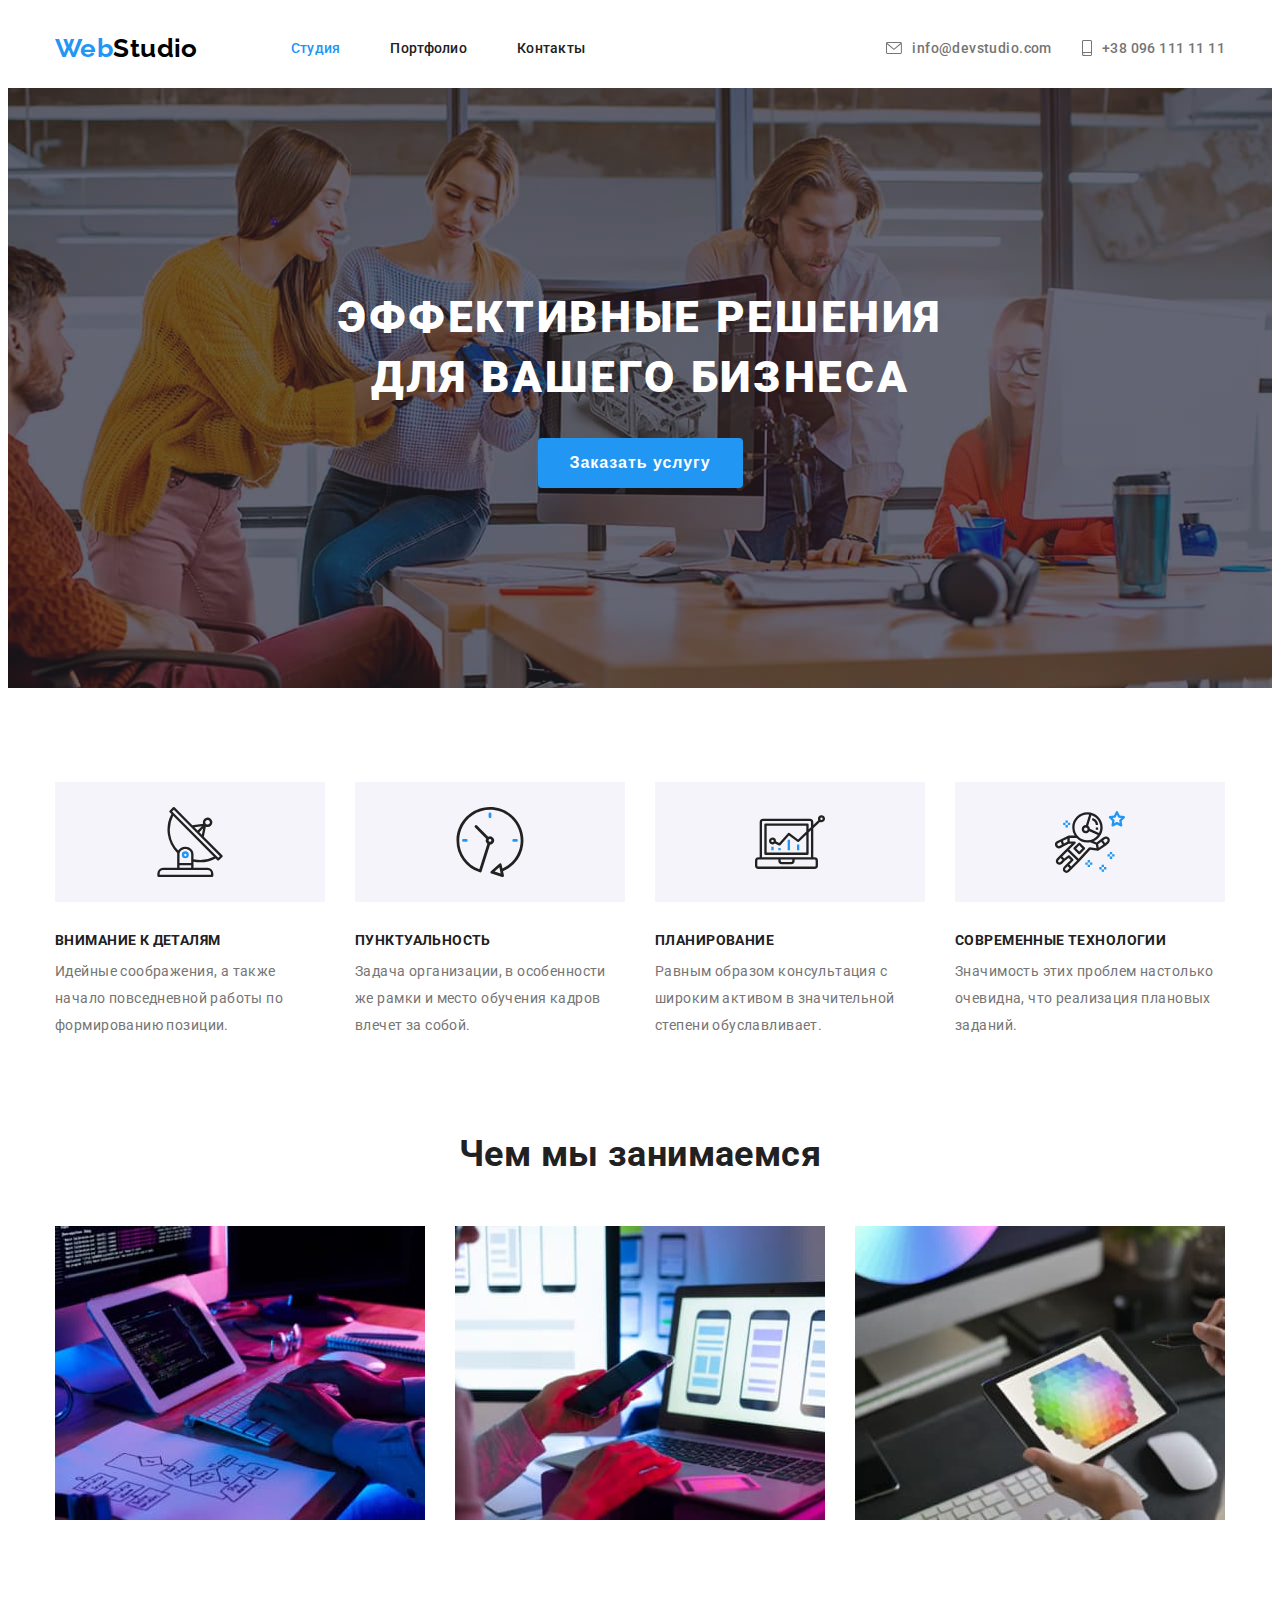
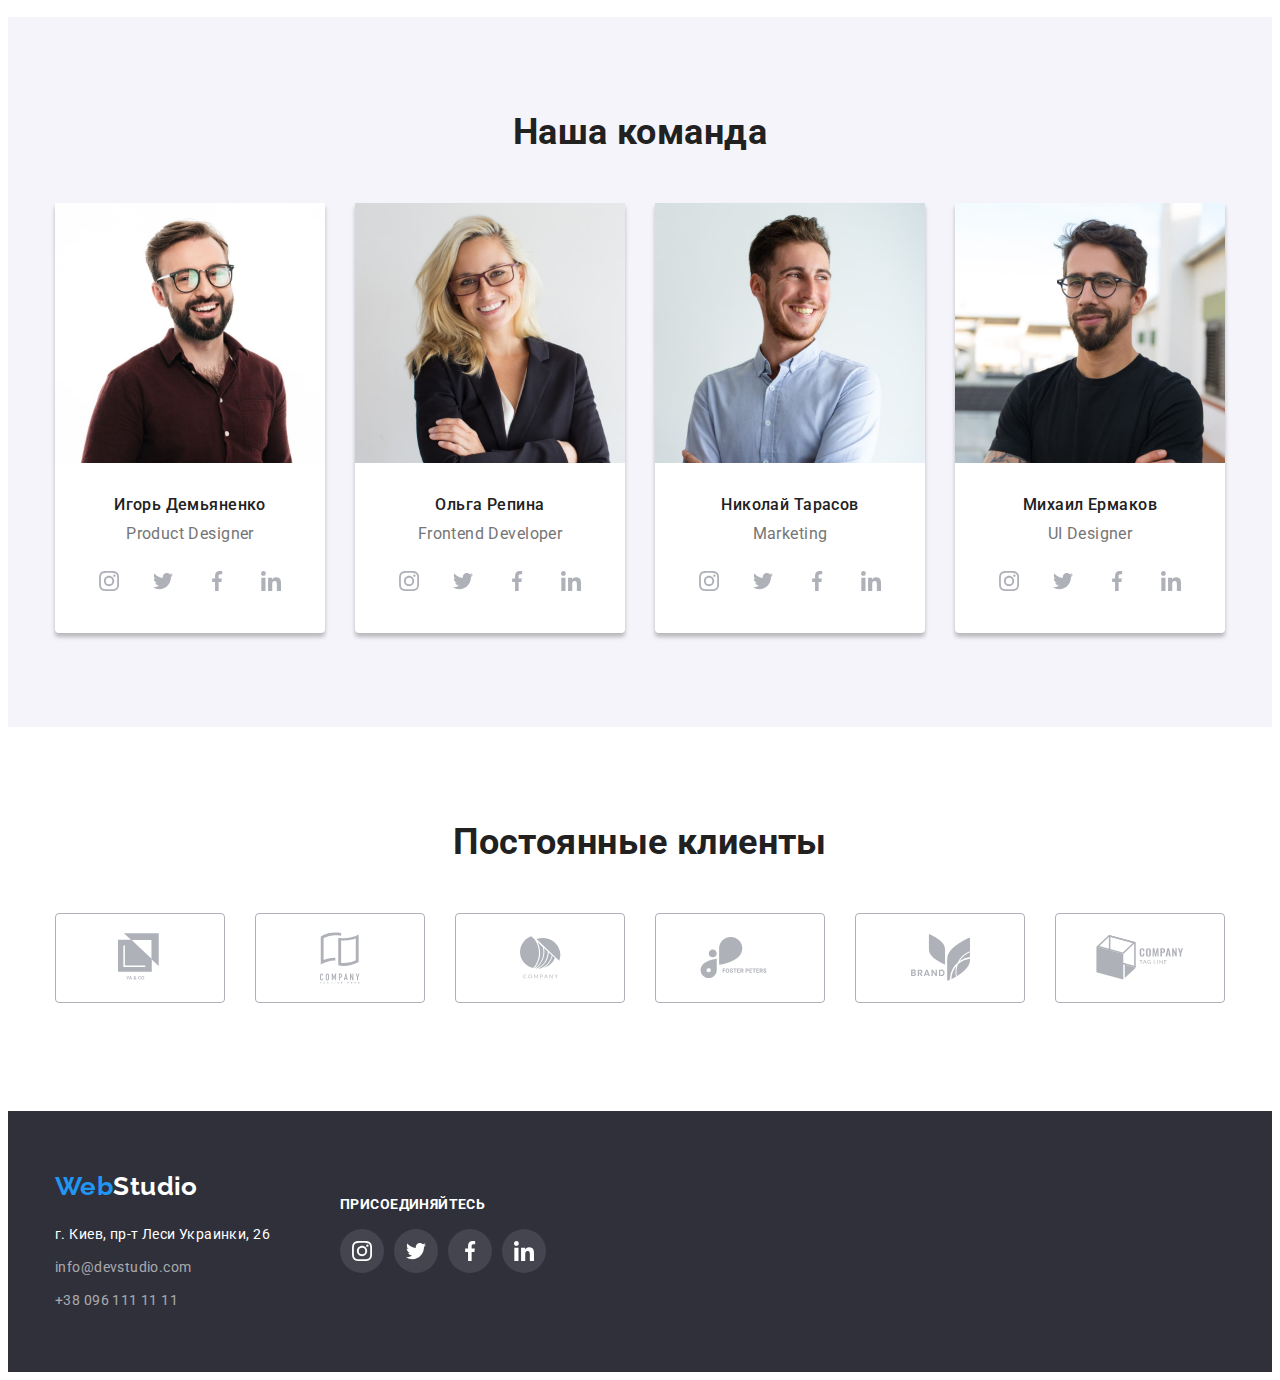
<file: index.html>
<!DOCTYPE html>
<html lang="ru">

<head>
    <link rel="stylesheet" href="https://cdnjs.cloudflare.com/ajax/libs/modern-normalize/1.0.0/modern-normalize.min.css"
        integrity="sha512-ISS7cAi1PEhQ8jnbJpJZMd29NlhNj4AWYyLOSp2CE/CsHxTCu+r+t0D2yoJudVrd0/8fTVPUVDzY5Tvli75u/g=="
        crossorigin="anonymous" />
    <link rel="preconnect" href="https://fonts.gstatic.com">
    <link
        href="https://fonts.googleapis.com/css2?family=Raleway:wght@700&family=Roboto:wght@400;500;700;900&display=swap"
        rel="stylesheet">
    <meta charset="UTF-8">
    <meta name="viewport" content="width=device-width, initial-scale=1.0">
    <title>Главная страница ВебСтудии</title>
    <link rel="stylesheet" href="./css/styles.css">
</head>

<body>
    <header class="header">
        <div class="container main-nav">
            <nav class="menu-global">
                <a href="index.html" class="logo"><span class="logo-begin">Web</span><span class="logo-end">Studio</span></a>
                <ul class="menu-main">
                    <li class="item"><a href="index.html" class="menu-link current">Студия</a></li>
                    <li class="item"><a href="portfolio.html" class="menu-link ">Портфолио</a></li>
                    <li class="item"><a href="" class="menu-link">Контакты</a></li>
                </ul>
            </nav>
            <address class="menu-contact">
                <a href="mailto:info@devstudio.com" class="contact-header item">
                    <svg class="header-svg" width="16px" height="12px">
                        <use href="./images/sprite.svg#icon-envelope"></use>
                    </svg>
                    <span>info@devstudio.com</span>
                </a>
                <a href="tel:+380961111111" class="contact-header item">
                    <svg class="header-svg" width="10px" height="16px">
                        <use href="./images/sprite.svg#icon-tel"></use>
                    </svg>
                    <span>+38 096 111 11 11</span>
                </a>
            </address>
        </div>
    </header>

    <main>
        <div>
            <section class="hero">
                <div class="container">
                    <h1 class="hero-title">Эффективные решения <br />для вашего бизнеса</h1>
                    <button class="hero-button">
                        Заказать услугу
                    </button>
                </div>
            </section>
        </div>
        <section class="feature-section">
            <div class="container">
                <h2 class="visually-hidden"> Наши преимущества</h2>
                <ul class="feature">
                    <li class="item">
                        <div class="block">
                            <svg class="block-svg">
                                <use href="./images/sprite.svg#icon-antenna"></use>
                            </svg>
                        </div>
                        <h3 class="title">Внимание к деталям</h3>
                        <p class="feature-text">Идейные соображения, а также начало повседневной работы по формированию
                            позиции.</p>
                    </li>
                    <li class="item">
                        <div class="block">
                            <svg class="block-svg">
                                <use href="./images/sprite.svg#icon-clock"></use>
                            </svg>
                        </div>
                        <h3 class="title">Пунктуальность</h3>
                        <p class="feature-text">Задача организации, в особенности же рамки и место обучения кадров
                            влечет за собой.</p>
                    </li>
                    <li class="item">
                        <div class="block">
                            <svg class="block-svg">
                                <use href="./images/sprite.svg#icon-diagram"></use>
                            </svg>
                        </div>
                        <h3 class="title">Планирование</h3>
                        <p class="feature-text">Равным образом консультация с широким активом в значительной степени
                            обуславливает.</p>
                    </li>
                    <li class="item">
                        <div class="block">
                            <svg class="block-svg">
                                <use href="./images/sprite.svg#icon-astronaut"></use>
                            </svg>
                        </div>
                        <h3 class="title">Современные технологии</h3>
                        <p class="feature-text">Значимость этих проблем настолько очевидна, что реализация плановых
                            заданий.</p>
                    </li>
                </ul>
            </div>
        </section>
        <section class="about">
            <div class="container">
                <h2 class="title">Чем мы занимаемся</h2>
                <ul class="about-list">
                    <li><img src="./images/img1.jpg" alt="фото1" width="370"> </li>
                    <li><img src="./images/img2.jpg" alt="фото2" width="370"> </li>
                    <li><img src="./images/img3.jpg" alt="фото3" width="370"> </li>
                </ul>
            </div>
        </section>
        <section class="crew">
            <div class="container">
                <h2 class="title-main">Наша команда</h2>
                <ul class="crew-list">
                    <li class="item">
                        <img src="./images/img4.jpg" alt="Фото мужчины в очках с бородой" width="270">
                        <h4 class="title">Игорь Демьяненко</h4>
                        <p class="crew-prof">Product Designer</p>
                        <ul class="crew-icons">
                            <li>
                                <a href="https://instagram.com" class="crew-link">
                                    <svg class="crew-svg">
                                        <use href="./images/sprite.svg#icon-instagram">
                                        </use>
                                    </svg>
                                </a>
                            </li>
                            <li>
                                <a href="https://twitter.com" class="crew-link">
                                    <svg class="crew-svg">
                                        <use href="./images/sprite.svg#icon-twitter">
                                        </use>
                                    </svg>
                                </a>
                            </li>
                            <li>
                                <a href="https://facebook.com" class="crew-link">
                                    <svg class="crew-svg">
                                        <use href="./images/sprite.svg#icon-facebook"></use>
                                    </svg>
                                </a>
                            </li>
                            <li>
                                <a href="https://linkedin.com" class="crew-link">
                                    <svg class="crew-svg">
                                        <use href="./images/sprite.svg#icon-linkedin"></use>
                                    </svg>
                                </a>
                            </li>
                        </ul>
                    </li>
                    <li class="item">
                        <img src="./images/img5.jpg" alt="Фото девушки блондинки" width="270">
                        <h4 class="title">Ольга Репина</h4>
                        <p class="crew-prof">Frontend Developer</p>
                        <ul class="crew-icons">
                            <li>
                                <a href="https://instagram.com" class="crew-link">
                                    <svg class="crew-svg">
                                        <use href="./images/sprite.svg#icon-instagram">
                                        </use>
                                    </svg>
                                </a>
                            </li>
                            <li>
                                <a href="https://twitter.com" class="crew-link">
                                    <svg class="crew-svg">
                                        <use href="./images/sprite.svg#icon-twitter">
                                        </use>
                                    </svg>
                                </a>
                            </li>
                            <li>
                                <a href="https://facebook.com" class="crew-link">
                                    <svg class="crew-svg">
                                        <use href="./images/sprite.svg#icon-facebook"></use>
                                    </svg>
                                </a>
                            </li>
                            <li>
                                <a href="https://linkedin.com" class="crew-link">
                                    <svg class="crew-svg">
                                        <use href="./images/sprite.svg#icon-linkedin"></use>
                                    </svg>
                                </a>
                            </li>
                        </ul>
                    </li>
                    <li class="item">
                        <img src="./images/img6.jpg" alt="Фото парня в светлой рубашке" width="270">
                        <h4 class="title">Николай Тарасов</h4>
                        <p class="crew-prof">Marketing</p>
                        <ul class="crew-icons">
                            <li>
                                <a href="https://instagram.com" class="crew-link">
                                    <svg class="crew-svg">
                                        <use href="./images/sprite.svg#icon-instagram">
                                        </use>
                                    </svg>
                                </a>
                            </li>
                            <li>
                                <a href="https://twitter.com" class="crew-link">
                                    <svg class="crew-svg">
                                        <use href="./images/sprite.svg#icon-twitter">
                                        </use>
                                    </svg>
                                </a>
                            </li>
                            <li>
                                <a href="https://facebook.com" class="crew-link">
                                    <svg class="crew-svg">
                                        <use href="./images/sprite.svg#icon-facebook"></use>
                                    </svg>
                                </a>
                            </li>
                            <li>
                                <a href="https://linkedin.com" class="crew-link">
                                    <svg class="crew-svg">
                                        <use href="./images/sprite.svg#icon-linkedin"></use>
                                    </svg>
                                </a>
                            </li>
                        </ul>
                    </li>


                    <li class="item">
                        <img src="./images/img7.jpg" alt="Фото парня в очках и черной футболке" width="270">
                        <h4 class="title">Михаил Ермаков</h4>
                        <p class="crew-prof">UI Designer</p>
                        <ul class="crew-icons">
                            <li>
                                <a href="https://instagram.com" class="crew-link">
                                    <svg class="crew-svg">
                                        <use href="./images/sprite.svg#icon-instagram">
                                        </use>
                                    </svg>
                                </a>
                            </li>
                            <li>
                                <a href="https://twitter.com" class="crew-link">
                                    <svg class="crew-svg">
                                        <use href="./images/sprite.svg#icon-twitter">
                                        </use>
                                    </svg>
                                </a>
                            </li>
                            <li>
                                <a href="https://facebook.com" class="crew-link">
                                    <svg class="crew-svg">
                                        <use href="./images/sprite.svg#icon-facebook"></use>
                                    </svg>
                                </a>
                            </li>
                            <li>
                                <a href="https://linkedin.com" class="crew-link">
                                    <svg class="crew-svg">
                                        <use href="./images/sprite.svg#icon-linkedin"></use>
                                    </svg>
                                </a>
                            </li>
                        </ul>


                    </li>
                </ul>
            </div>
        </section>
        <section class="clients">
            <div class="container">
                <h2 class="title">Постоянные клиенты</h2>
                <div class="clients-logo">
                    <ul class="clients-list">
                        <li>
                            <a href="" class="item-client">
                                <svg class="logo-svg" width="45px" height="50px">
                                    <use href="./images/sprite.svg#icon-logo1">
                                    </use>
                                </svg>
                            </a>
                        </li>
                        <li>
                            <a href="" class="item-client">
                                <svg class="logo-svg" width="40px" height="52px">
                                    <use href="./images/sprite.svg#icon-logo2">
                                    </use>
                                </svg>
                            </a>
                        </li>
                        <li>
                            <a href="" class="item-client">
                                <svg class="logo-svg" width="41px" height="43px">
                                    <use href="./images/sprite.svg#icon-logo3">
                                    </use>
                                </svg>
                            </a>
                        </li>
                        <li>
                            <a href="" class="item-client">
                                <svg class="logo-svg" width="80px" height="42px">
                                    <use href="./images/sprite.svg#icon-logo4">
                                    </use>
                                </svg>
                            </a>
                        </li>
                        <li>
                            <a href="" class="item-client">
                                <svg class="logo-svg" width="59px" height="47px">
                                    <use href="./images/sprite.svg#icon-logo5">
                                    </use>
                                </svg>
                            </a>
                        </li>
                        <li>
                            <a href="" class="item-client">
                                <svg class="logo-svg" width="88px" height="45px">
                                    <use href="./images/sprite.svg#icon-logo6">
                                    </use>
                                </svg>
                            </a>
                        </li>
                    </ul>
                </div>
            </div>
        </section>
    </main>
    <footer class="footer">
        <div class="container">
            <div class="footer-main">
                <div>
                    <a href="index.html" class="footer-logo"><span class="logo-begin">Web</span><span class="logo-whiteend">Studio</span></a>
                    <address>
                        <ul class="footer-list">
                            <li class="adress">г. Киев, пр-т Леси Украинки, 26</li>
                            <li><a href="mailto:info@devstudio.com" class="footer-contacts">info@devstudio.com</a></li>
                            <li><a href="tel:+380961111111" class="footer-contacts">+38 096 111 11 11</a></li>
                        </ul>
                    </address>
                
                </div>
                <div class="footer-social">
                    <p>Присоединяйтесь</p>
                    <ul class="footer-icons">
                        <li>
                            <a href="https://instagram.com" class="footer-social-link">
                                <svg class="footer-svg">
                                    <use href="./images/sprite.svg#icon-instagram">
                                    </use>
                                </svg>
                            </a>
                        </li>
                        <li>
                            <a href="https://twitter.com" class="footer-social-link">
                                <svg class="footer-svg">
                                    <use href="./images/sprite.svg#icon-twitter">
                                    </use>
                                </svg>
                            </a>
                        </li>
                        <li>
                            <a href="https://facebook.com" class="footer-social-link">
                                <svg class="footer-svg">
                                    <use href="./images/sprite.svg#icon-facebook"></use>
                                </svg>
                            </a>
                        </li>
                        <li>
                            <a href="https://linkedin.com" class="footer-social-link">
                                <svg class="footer-svg">
                                    <use href="./images/sprite.svg#icon-linkedin"></use>
                                </svg>
                            </a>
                        </li>
                    </ul>
                </div>
            </div>
        </div>
    </footer>
</body>

</html>
</file>
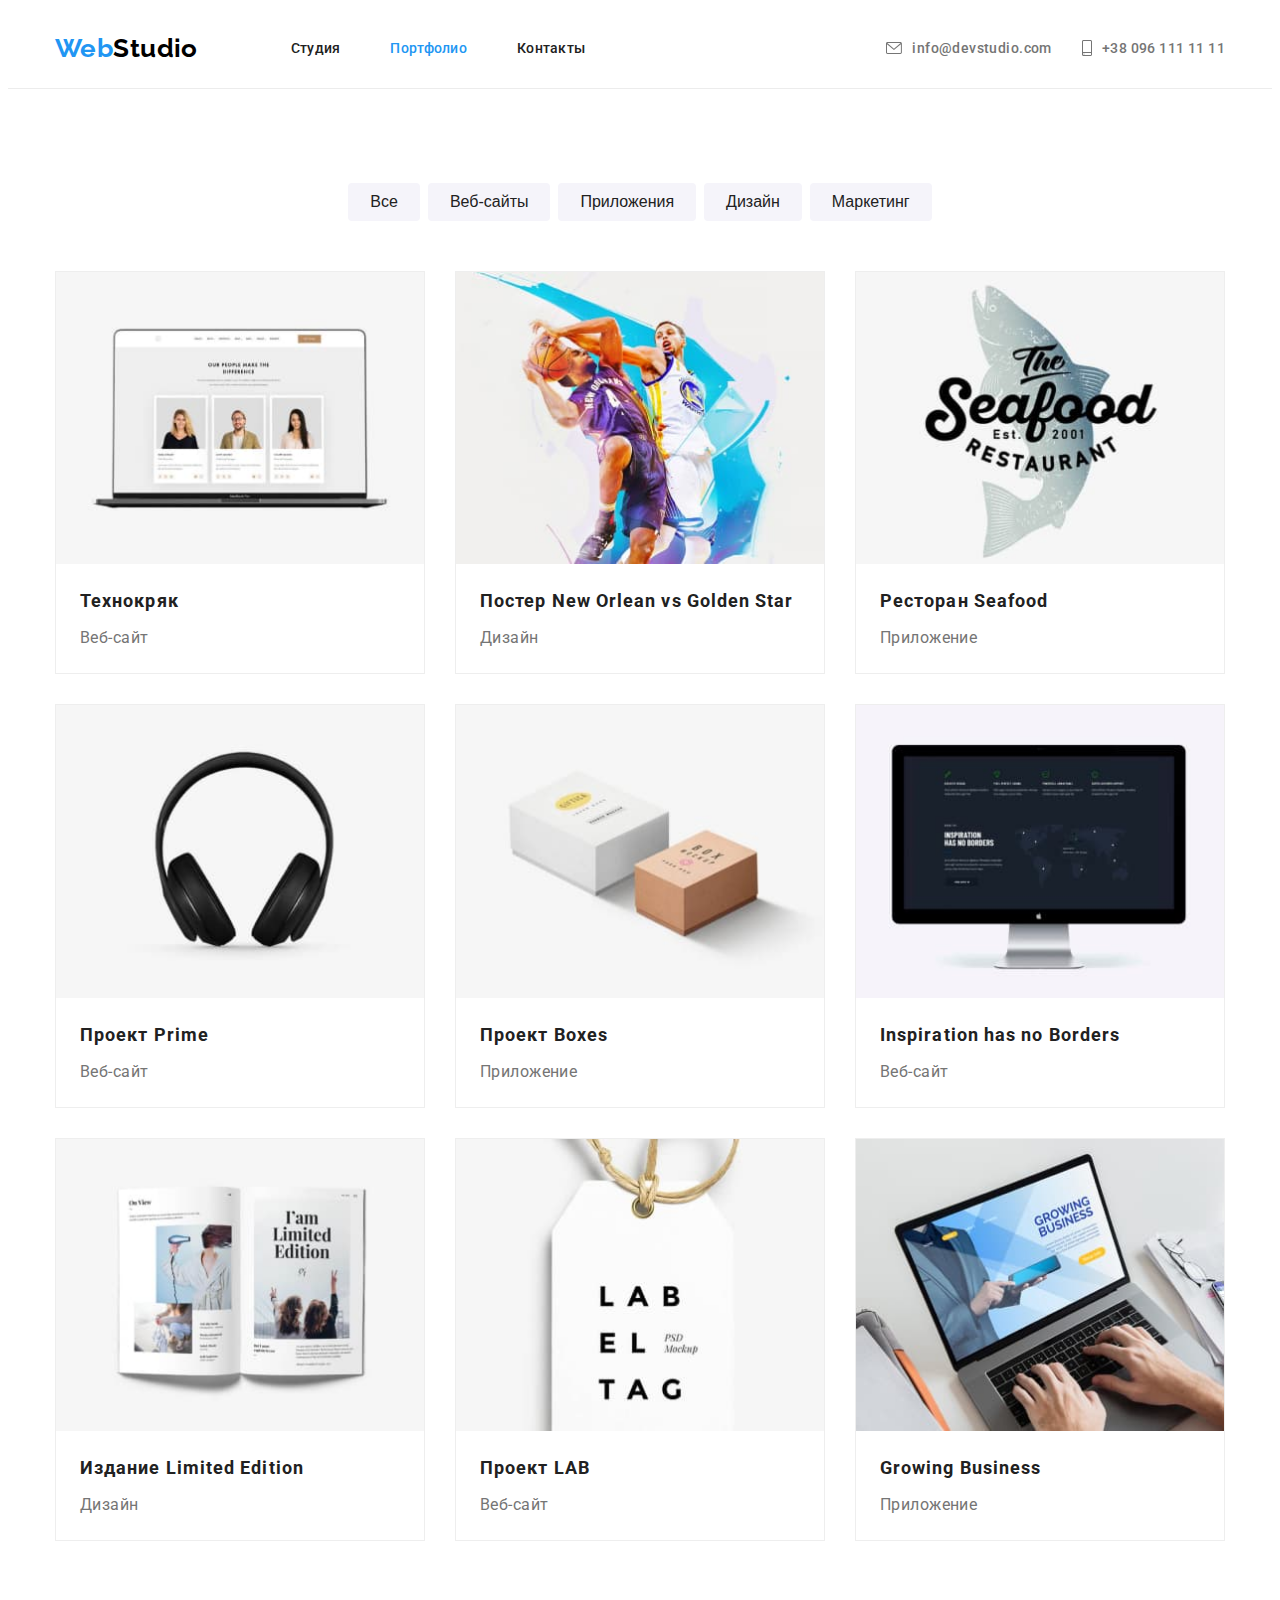
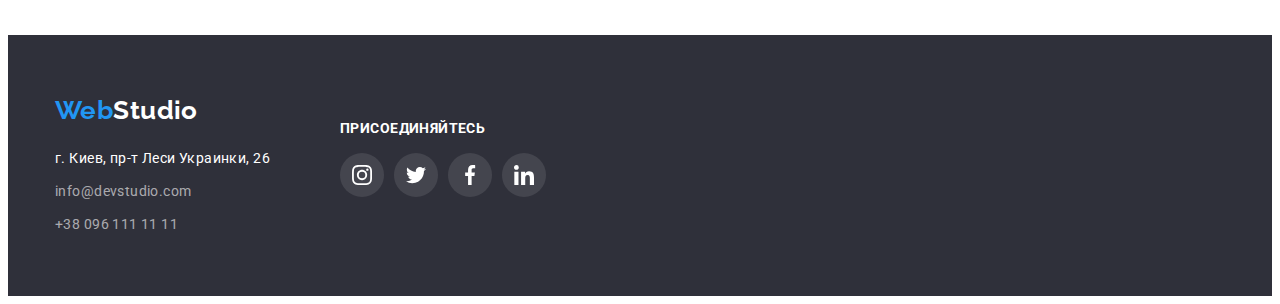
<file: portfolio.html>
<!DOCTYPE html>
<html lang="ru">

<head>
    <link rel="stylesheet" href="https://cdnjs.cloudflare.com/ajax/libs/modern-normalize/1.0.0/modern-normalize.min.css"
        integrity="sha512-ISS7cAi1PEhQ8jnbJpJZMd29NlhNj4AWYyLOSp2CE/CsHxTCu+r+t0D2yoJudVrd0/8fTVPUVDzY5Tvli75u/g=="
        crossorigin="anonymous" />
    <link rel="preconnect" href="https://fonts.gstatic.com">
    <link
        href="https://fonts.googleapis.com/css2?family=Raleway:wght@700&family=Roboto:wght@400;500;700;900&display=swap"
        rel="stylesheet">
    <meta charset="UTF-8">
    <meta name="viewport" content="width=device-width, initial-scale=1.0">
    <title>Портфолио</title>
    <link rel="stylesheet" href="./css/styles.css">
</head>

<body>
    <header class="header">
        <div class="container main-nav">
            <nav class="menu-global">
                <a href="/" class="logo"><span class="logo-begin">Web</span><span class="logo-end">Studio</span></a>
                <ul class="menu-main">
                    <li class="item"><a href="index.html" class="menu-link">Студия</a></li>
                    <li class="item"><a href="portfolio.html" class="menu-link current">Портфолио</a></li>
                    <li class="item"><a href="" class="menu-link">Контакты</a></li>
                </ul>
            </nav>
            <address class="menu-contact">
                    <a href="mailto:info@devstudio.com" class="contact-header item">
                        <svg class="header-svg" width="16px" height="12px">
                            <use href="./images/sprite.svg#icon-envelope"></use>
                        </svg>
                        <span>info@devstudio.com</span>
                    </a>
                    <a href="tel:+380961111111" class="contact-header item">
                        <svg class="header-svg" width="10px" height="16px">
                            <use href="./images/sprite.svg#icon-tel"></use>
                        </svg>
                        <span>+38 096 111 11 11</span>
                    </a>
            </address>
        </div>
    </header>
    <main>
        <section class="works">
            <div class="container">
                <h1 class="visually-hidden"> Наше портфолио</h1>
                <ul class="button-block">
                    <li class="item"><button type="button" class="type">Все</button></li>
                    <li class="item"><button type="button" class="type">Веб-сайты</button></li>
                    <li class="item"><button type="button" class="type">Приложения</button></li>
                    <li class="item"><button type="button" class="type">Дизайн</button></li>
                    <li class="item"><button type="button" class="type">Маркетинг</button></li>
                </ul>
                <ul class="works-examples">
                    <li class="item">
                        <a href="">
                            <img class="image" src="./images/portfolio1.jpg" alt="" width="368">
                            <div class="works-describe">
                                <h2 class="works-title">Технокряк</h2>
                                <p class="works-type">Веб-сайт</p>
                            </div>
                        </a>
                    </li>
                    <li class="item">
                        <a href="">
                            <img src="./images/portfolio2.jpg" alt="" width="368">
                            <div class="works-describe">
                                <h2 class="works-title">Постер New Orlean vs Golden Star</h2>
                                <p class="works-type"> Дизайн</p>
                            </div>
                        </a>
                    </li>
                    <li class="item">
                        <a href="">
                            <img src="./images/portfolio3.jpg" alt="" width="368">
                            <div class="works-describe">
                                <h2 class="works-title">Ресторан Seafood</h2>
                                <p class="works-type">Приложение</p>
                            </div>
                        </a>
                    </li>
                    <li class="item">
                        <a href="">
                            <img src="./images/portfolio4.jpg" alt="" width="368">
                            <div class="works-describe">
                                <h2 class="works-title">Проект Prime</h2>
                                <p class="works-type">Веб-сайт</p>
                            </div>
                        </a>
                    </li>
                    <li class="item">
                        <a href="">
                            <img src="./images/portfolio5.jpg" alt="" width="368">
                            <div class="works-describe">
                                <h2 class="works-title">Проект Boxes</h2>
                                <p class="works-type">Приложение</p>
                            </div>
                        </a>
                    </li>
                    <li class="item">
                        <a href="">
                            <img src="./images/portfolio6.jpg" alt="" width="368">
                            <div class="works-describe">
                                <h2 class="works-title">Inspiration has no Borders</h2>
                                <p class="works-type">Веб-сайт</p>
                            </div>
                        </a>
                    </li>
                    <li class="item">
                        <a href="">
                            <img src="./images/portfolio7.jpg" alt="" width="368">
                            <div class="works-describe">
                                <h2 class="works-title">Издание Limited Edition</h2>
                                <p class="works-type">Дизайн</p>
                            </div>
                        </a>
                    </li>
                    <li class="item">
                        <a href="">
                            <img src="./images/portfolio8.jpg" alt="" width="368">
                            <div class="works-describe">
                                <h2 class="works-title">Проект LAB</h2>
                                <p class="works-type">Веб-сайт</p>
                            </div>
                        </a>
                    </li>
                    <li class="item">
                        <a href="">
                            <img src="./images/portfolio9.jpg" alt="" width="368">
                            <div class="works-describe">
                                <h2 class="works-title">Growing Business</h2>
                                <p class="works-type">Приложение</p>
                            </div>
                        </a>
                    </li>
                </ul>
            </div>
        </section>
    </main>
    <footer class="footer">
        <div class="container">
            <div class="footer-main">
                <div>
                    <a href="/" class="footer-logo"><span class="logo-begin">Web</span><span
                            class="logo-whiteend">Studio</span></a>
                    <address>
                        <ul class="footer-list">
                            <li class="adress">г. Киев, пр-т Леси Украинки, 26</li>
                            <li><a href="mailto:info@devstudio.com" class="footer-contacts">info@devstudio.com</a></li>
                            <li><a href="tel:+380961111111" class="footer-contacts">+38 096 111 11 11</a></li>
                        </ul>
                    </address>
    
                </div>
                <div class="footer-social">
                    <p>Присоединяйтесь</p>
                    <ul class="footer-icons">
                        <li>
                            <a href="https://instagram.com" class="footer-social-link">
                                <svg class="footer-svg">
                                    <use href="./images/sprite.svg#icon-instagram">
                                    </use>
                                </svg>
                            </a>
                        </li>
                        <li>
                            <a href="https://twitter.com" class="footer-social-link">
                                <svg class="footer-svg">
                                    <use href="./images/sprite.svg#icon-twitter">
                                    </use>
                                </svg>
                            </a>
                        </li>
                        <li>
                            <a href="https://facebook.com" class="footer-social-link">
                                <svg class="footer-svg">
                                    <use href="./images/sprite.svg#icon-facebook"></use>
                                </svg>
                            </a>
                        </li>
                        <li>
                            <a href="https://linkedin.com" class="footer-social-link">
                                <svg class="footer-svg">
                                    <use href="./images/sprite.svg#icon-linkedin"></use>
                                </svg>
                            </a>
                        </li>
                    </ul>
                </div>
            </div>
        </div>
    </footer>
</body>

</html>
</file>
<file: css/styles.css>
/* цвет основного текста  #757575; */
/* цвет заголовков  #212121; */
/* акцент    #2196F3 */
/* белый #ffffff */
/* темный фон #2F303A */
/* вторичный серый цвет фона #F5F4FA */
/* black #000000; */
html {
  box-sizing: border-box;
}

*,
*::before,
*::after {
  box-sizing: border-box;
}

:root {
  --primary-text-color: #757575;
  --title-text-color: #212121;
  --accent-color: #2196f3;
  --background-color: #ffffff;
  --secondary-background-color: #f5f4fa;
  --secondary-accent-color: #afb1b8;
}

body {
  background-color: var(--background-color);
  color: var(--primary-text-color);
  font-family: 'Roboto', sans-serif;
  font-size: 14px;
  letter-spacing: 0.03em;
}

a {
  text-decoration: none;
  color: inherit;
  font-style: normal;
}

.container {
  width: 1200px;
  padding-left: 15px;
  padding-right: 15px;
  margin: 0 auto;
}

/*header*/
.header {
}

.main-nav {
  display: flex;
  align-items: center;
}

.menu-global {
  display: flex;
  align-items: center;
}

.logo {
  font-family: 'Raleway', sans-serif;
  font-style: normal;
  font-weight: bold;
  font-size: 26px;
  line-height: 1.19;
  display: block;
}

.logo-begin {
  color: var(--accent-color);
}

.logo-end {
  color: #000000;
}

.menu-main {
  display: flex;
  list-style-type: none;
  margin: 0 0 0 93px;
  padding: 0;
}

.menu-contact {
  display: flex;
  align-items: center;
  height: 16px;
  margin-left: auto;
  font-weight: 500;
}

.contact-header {
  display: inline-flex;
  align-items: center;
  height: 100%;
  padding-top: 32px;
  padding-bottom: 32px;
}

.contact-header:focus,
.contact-header:hover {
  color: var(--accent-color);
}

.header-svg {
  display: inline-flex;
  fill: currentColor;
  margin-right: 10px;
}

.menu-main .item + .item {
  margin-left: 50px;
}

.menu-link {
  display: block;
  color: var(--title-text-color);
  font-weight: 500;
  line-height: 16px;
  letter-spacing: 0.02em;
  list-style-type: none;
  padding-top: 32px;
  padding-bottom: 32px;
}

.current {
  color: var(--accent-color);
}

.menu-link:hover,
.menu-link:focus {
  color: var(--accent-color);
}

.menu-contact .item:not(:last-child) {
  margin-right: 30px;
}

/*hero*/
.hero {
  background-image: linear-gradient(
      rgba(47, 48, 58, 0.4),
      rgba(47, 48, 58, 0.4)
    ),
    url(.././images/Img-bg.jpg);
  background-repeat: no-repeat;
  background-position: center;
  padding-top: 200px;
  height: 600px;
  text-align: center;
}

.hero-title {
  display: block;
  margin: 0 auto 30px;
  color: #ffffff;
  font-weight: 900;
  font-size: 44px;
  line-height: 1.36;
  letter-spacing: 0.06em;
  text-transform: uppercase;
}

.hero-button {
  background-color: var(--accent-color);
  padding: 10px 32px;
  margin: 0 auto;
  border-radius: 4px;
  min-width: 200px;
  border: transparent;
  color: #ffffff;
  font-weight: 700;
  font-size: 16px;
  line-height: 1.875;
  display: flex;
  align-items: center;
  text-align: center;
  letter-spacing: 0.06em;
  cursor: pointer;
}

/*feature*/
.feature-section {
  padding-top: 94px;
}

.invisible {
  display: none;
}

.feature {
  list-style-type: none;
  display: flex;
  justify-content: space-between;
  margin: 0;
  padding: 0;
}

.feature .item {
  display: block;
  width: 270px;
}

.block {
  display: flex;
  justify-content: center;
  align-items: center;
  height: 120px;
  margin-bottom: 30px;
  background-color: var(--secondary-background-color);
}

.block-svg {
  width: 70px;
  height: 70px;
}

.feature .title {
  color: var(--title-text-color);
  font-style: normal;
  font-weight: bold;
  font-size: 14px;
  line-height: 1.17;
  letter-spacing: 0.03em;
  text-transform: uppercase;
  list-style-type: none;
  margin: 0 0 10px 0;
}

.feature-text {
  font-weight: 400;
  font-size: 14px;
  line-height: 1.93;
  letter-spacing: 0.03em;
  margin: 0;
}
/*about*/
.about {
  padding: 94px 0 94px;
  text-align: center;
}

.about-list {
  display: flex;
  justify-content: space-between;
  list-style-type: none;
  margin: 0;
  padding: 0;
}

.about .title {
  color: var(--title-text-color);
  font-weight: 700;
  font-size: 36px;
  line-height: 1.17;
  margin: 0 auto 50px;
}

/*crew*/
.crew {
  background-color: var(--secondary-background-color);
  padding: 94px 0 94px 0;
}

.crew .title-main {
  color: var(--title-text-color);
  font-weight: 700;
  font-size: 36px;
  line-height: 1.17;
  text-align: center;
  margin: 0 auto;
}

.crew-list {
  display: flex;
  justify-content: space-between;
  list-style-type: none;
  padding: 0;
  margin-top: 50px;
  margin-bottom: 0;
}

.crew .item {
  background-color: var(--background-color);
  padding-bottom: 30px;
  border-radius: 0 0 4px 4px;
  box-shadow: 0px 4px 4px rgba(0, 0, 0, 0.25);
}

.crew .title {
  color: var(--title-text-color);
  font-weight: 500;
  font-size: 16px;
  line-height: 1.117;
  text-align: center;
  margin-top: 30px;
  margin-bottom: 0;
}

.crew-prof {
  font-weight: 400;
  font-size: 16px;
  line-height: 19px;
  text-align: center;
  margin-top: 10px;
  margin-bottom: 0;
}

.crew-icons {
  display: flex;
  justify-content: space-between;
  list-style-type: none;
  width: 206px;
  height: 44px;
  padding-left: 0;
  margin: 16px auto 0;
}

.crew-svg {
  width: 20px;
  height: 20px;
  fill: currentColor;
}

.crew-link {
  display: inline-flex;
  justify-content: center;
  align-items: center;
  width: 44px;
  height: 44px;
  color: var(--secondary-accent-color);
}

.crew-link:hover,
.crew-link:focus {
  color: #fff;
  background-color: var(--accent-color);
  border-radius: 50%;
}

/*Clients*/
.clients {
  padding: 94px 0 94px 0;
}
.clients .title {
  color: var(--title-text-color);
  font-weight: 700;
  font-size: 36px;
  line-height: 1.17;
  text-align: center;
  margin: 0 auto 50px;
}

.clients-list {
  display: flex;
  justify-content: space-between;
  padding-left: 0;
  list-style-type: none;
}

.item-client {
  display: flex;
  align-items: center;
  justify-content: center;
  width: 170px;
  height: 90px;
  color: var(--secondary-accent-color);
  border: 1px solid var(--secondary-accent-color);
  border-radius: 4px;
}

.logo-svg {
  fill: currentColor;
}

.item-client:hover,
.item-client:focus {
  color: var(--accent-color);
  border: 1px solid var(--accent-color);
}

/*footer*/
.footer {
  background-color: #2f303a;
  padding: 60px 0 60px 0;
}

.logo-whiteend {
  color: #ffffff;
}

.adress {
  color: #ffffff;
  font-style: normal;
  font-weight: 400;
  line-height: 24px;
  list-style-type: none;
}

.footer-contacts {
  color: rgba(255, 255, 255, 0.6);
  font-style: normal;
  font-weight: 400;
  line-height: 24px;
}

.footer-main {
  display: flex;
}

.footer-logo {
  font-family: 'Raleway', sans-serif;
  font-style: normal;
  font-weight: bold;
  font-size: 26px;
  line-height: 1.19;
  display: block;
  margin-bottom: 20px;
}

.footer-list {
  list-style-type: none;
  margin: 0;
  padding: 0;
}

.footer-list > li:not(:first-child) {
  margin-top: 9px;
}

.visually-hidden {
  position: absolute;
  clip: rect(0 0 0 0);
  width: 1px;
  height: 1px;
  margin: -1px;
}

.footer-social {
  color: var(--background-color);
  margin-top: 12px;
  margin-left: 70px;
  font-weight: 700;
  font-size: 14px;
  line-height: 1.14;
  letter-spacing: 0.03em;
  text-transform: uppercase;
}

.footer-icons {
  display: flex;
  justify-content: space-between;
  list-style-type: none;
  width: 206px;
  height: 44px;
  padding-left: 0;
  margin: 16px auto 0;
}

.footer-svg {
  width: 20px;
  height: 20px;
  fill: currentColor;
}

.footer-social-link {
  display: inline-flex;
  justify-content: center;
  align-items: center;
  width: 44px;
  height: 44px;
  color: var(--background-color);
  background-color: rgba(255, 255, 255, 0.1);
  border-radius: 50%;
}

.footer-social-link:hover,
.footer-social-link:focus {
  color: #fff;
  background-color: var(--accent-color);
  border-radius: 50%;
}

/*portfolio*/

.header-portfolio {
  border-bottom: 1px solid #ececec;
}

.works {
  padding: 94px 0 94px 0;
  border-top: 1px solid #ececec;
}

.button-block {
  display: flex;
  list-style-type: none;
  justify-content: center;
  margin-top: 0;
  margin-bottom: 50px;
  padding: 0;
}

.button-block .item + .item {
  margin-left: 8px;
}

.type {
  display: block;
  padding: 6px 22px;
  border-radius: 4px;
  font-weight: 500;
  font-size: 16px;
  line-height: 1.625;
  text-align: center;
  color: var(--title-text-color);
  background-color: var(--secondary-background-color);
  border-radius: 4px;
  border-width: 0px;
}

.type:hover,
.type:focus {
  color: #ffffff;
  background-color: var(--accent-color);
  box-shadow: 0px 3px 1px rgba(0, 0, 0, 0.1), 0px 1px 2px rgba(0, 0, 0, 0.08),
    0px 2px 2px rgba(0, 0, 0, 0.12);
  cursor: pointer;
}

.works-examples {
  display: flex;
  flex-wrap: wrap;
  list-style-type: none;
  margin: 0;
  padding-left: 0;
}

.works-examples a {
  display: block;
  border: 1px solid #eeeeee;
}

.works-examples a:focus,
.works-examples a:hover {
  box-shadow: 0px 4px 4px rgba(0, 0, 0, 0.25);
}

.works-describe {
  padding: 20px 24px 20px 24px;
  margin-top: -4px;
}

.works-title {
  display: block;
  color: var(--title-text-color);
  font-weight: 700;
  font-size: 18px;
  line-height: 2;
  letter-spacing: 0.06em;
  margin: 0 0 4px 0;
}
.works-type {
  display: block;
  color: var(--primary-text-color);
  font-weight: 400;
  font-size: 16px;
  line-height: 1.875;
  margin: 0;
}

.works-examples .item:not(:nth-last-child(-n + 3)) {
  margin-bottom: 30px;
}

.works-examples .item:not(:nth-child(3n)) {
  margin-right: 30px;
}
</file>
